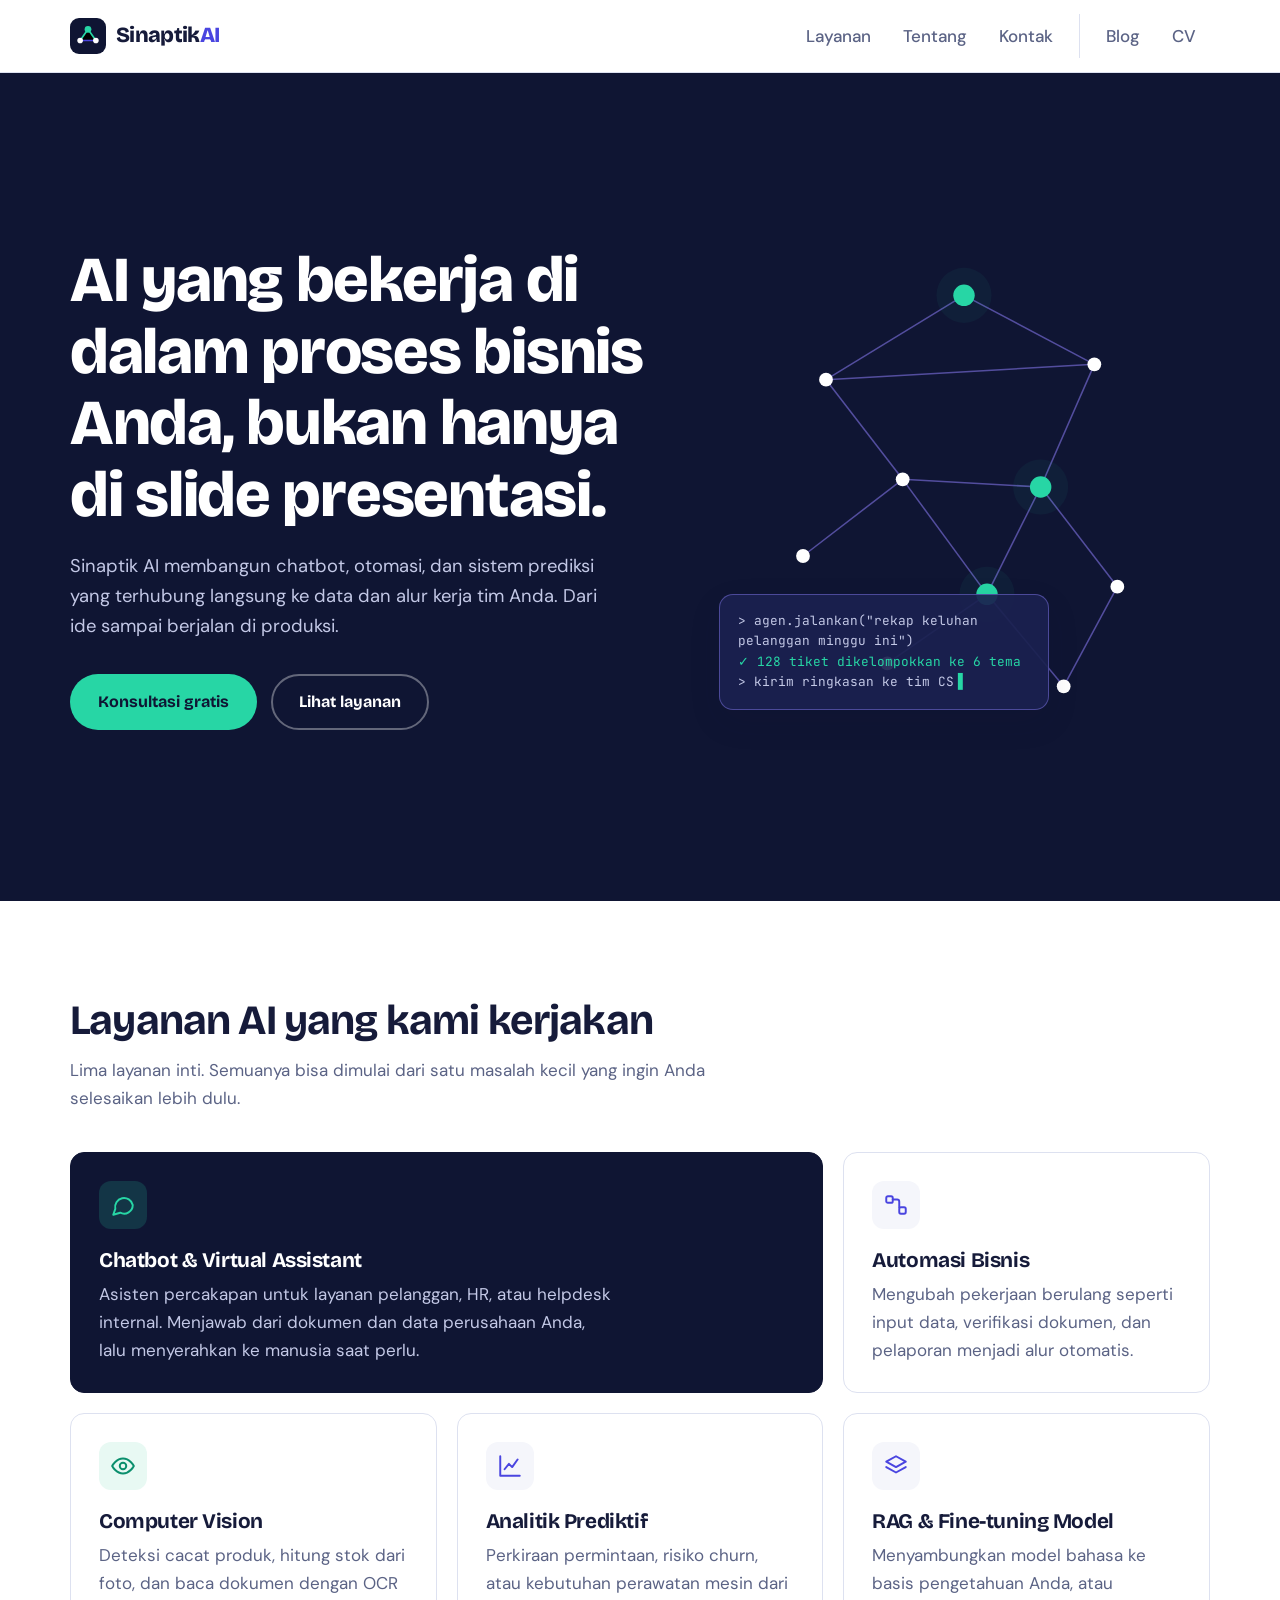
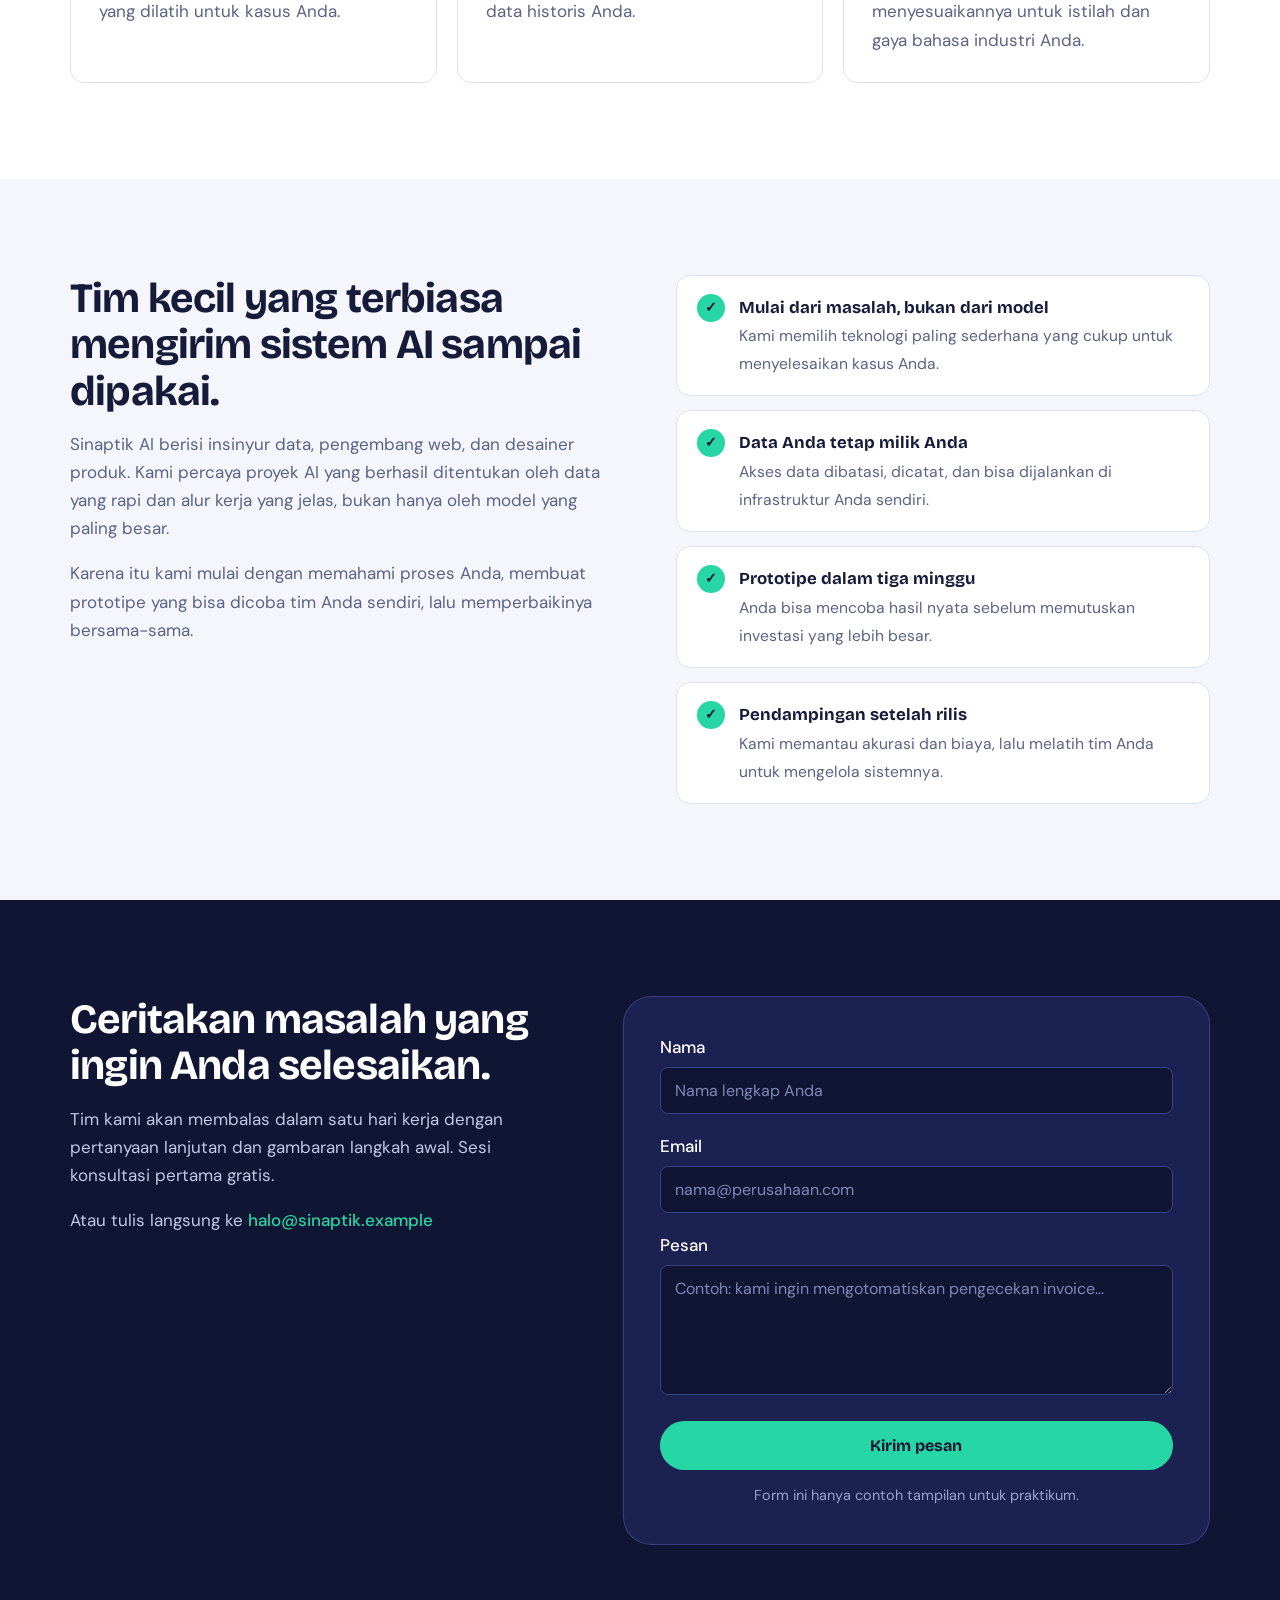
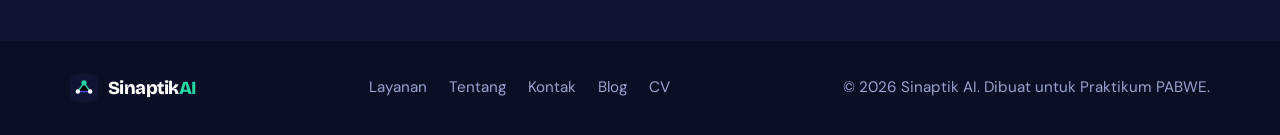
<file: index.html>
<!doctype html>
<html lang="id">
  <head>
    <meta charset="UTF-8" />
    <meta name="viewport" content="width=device-width, initial-scale=1.0" />
    <title>Sinaptik AI — Jasa Kecerdasan Buatan untuk Bisnis</title>
    <meta
      name="description"
      content="Sinaptik AI membangun chatbot, otomasi proses, computer vision, dan analitik prediktif untuk bisnis di Indonesia."
    />
    <link rel="icon" href="assets/img/logo.svg" type="image/svg+xml" />

    <!-- Google Fonts: Bricolage Grotesque (judul), DM Sans (teks), JetBrains Mono (kode) -->
    <link rel="preconnect" href="https://fonts.googleapis.com" />
    <link rel="preconnect" href="https://fonts.gstatic.com" crossorigin />
    <link
      href="https://fonts.googleapis.com/css2?family=Bricolage+Grotesque:opsz,wght@12..96,600;12..96,700;12..96,800&family=DM+Sans:wght@400;500;700&family=JetBrains+Mono:wght@400;500&display=swap"
      rel="stylesheet"
    />

    <!-- External CSS (wajib untuk halaman ini, tanpa Bootstrap/Tailwind) -->
    <link rel="stylesheet" href="assets/css/style.css" />
  </head>

  <body>
    <!-- =====================================================
         HEADER + NAVBAR
         Menu ke section di halaman ini (#layanan, #tentang, #kontak)
         dan ke halaman lain proyek (Blog, CV).
         Tombol hamburger memakai checkbox (tanpa JavaScript).
    ====================================================== -->
    <header class="site-header">
      <nav class="navbar container" aria-label="Navigasi utama">
        <a href="index.html" class="logo">
          <img src="assets/img/logo.svg" alt="" />
          <span class="logo-text">Sinaptik<span>AI</span></span>
        </a>

        <input type="checkbox" id="menu-toggle" class="menu-toggle" aria-label="Buka menu" />
        <label for="menu-toggle" class="menu-button" aria-hidden="true"><span></span></label>

        <ul class="nav-menu">
          <li><a href="#layanan">Layanan</a></li>
          <li><a href="#tentang">Tentang</a></li>
          <li><a href="#kontak">Kontak</a></li>
          <li><a href="blog.html">Blog</a></li>
          <li><a href="cv.html">CV</a></li>
        </ul>
      </nav>
    </header>

    <main>
      <!-- =====================================================
           HERO
           Judul utama, value proposition, dan tombol CTA.
      ====================================================== -->
      <section class="hero" id="beranda">
        <div class="hero-inner container">
          <div class="hero-text">
            <h1>AI yang bekerja di dalam proses bisnis Anda, bukan hanya di slide presentasi.</h1>
            <p class="hero-lead">
              Sinaptik AI membangun chatbot, otomasi, dan sistem prediksi yang terhubung langsung
              ke data dan alur kerja tim Anda. Dari ide sampai berjalan di produksi.
            </p>
            <div class="hero-actions">
              <a href="#kontak" class="btn btn-primary">Konsultasi gratis</a>
              <a href="#layanan" class="btn btn-outline">Lihat layanan</a>
            </div>
          </div>

          <div class="hero-visual">
            <img src="assets/img/hero-network.svg" alt="Ilustrasi jaringan saraf tiruan dengan titik-titik yang menyala" />
            <div class="code-card" aria-hidden="true">
              <p>&gt; agen.jalankan("rekap keluhan pelanggan minggu ini")</p>
              <p class="ok">✓ 128 tiket dikelompokkan ke 6 tema</p>
              <p class="cursor">&gt; kirim ringkasan ke tim CS</p>
            </div>
          </div>
        </div>
      </section>

      <!-- =====================================================
           LAYANAN
           Grid 5 kartu: kartu pertama (featured) melebar 2 kolom.
      ====================================================== -->
      <section class="section" id="layanan">
        <div class="container">
          <div class="section-head">
            <h2>Layanan AI yang kami kerjakan</h2>
            <p>
              Lima layanan inti. Semuanya bisa dimulai dari satu masalah kecil yang ingin Anda
              selesaikan lebih dulu.
            </p>
          </div>

          <div class="services-grid">
            <article class="service-card featured">
              <div class="service-icon">
                <svg viewBox="0 0 24 24" aria-hidden="true"><path d="M21 12a8 8 0 0 1-11.6 7.1L3 21l1.9-5.4A8 8 0 1 1 21 12z" /></svg>
              </div>
              <h3>Chatbot &amp; Virtual Assistant</h3>
              <p>
                Asisten percakapan untuk layanan pelanggan, HR, atau helpdesk internal. Menjawab
                dari dokumen dan data perusahaan Anda, lalu menyerahkan ke manusia saat perlu.
              </p>
            </article>

            <article class="service-card">
              <div class="service-icon">
                <svg viewBox="0 0 24 24" aria-hidden="true"><rect x="3" y="4" width="6" height="6" rx="1.5" /><rect x="15" y="14" width="6" height="6" rx="1.5" /><path d="M9 7h4a2 2 0 0 1 2 2v5" /></svg>
              </div>
              <h3>Automasi Bisnis</h3>
              <p>Mengubah pekerjaan berulang seperti input data, verifikasi dokumen, dan pelaporan menjadi alur otomatis.</p>
            </article>

            <article class="service-card">
              <div class="service-icon">
                <svg viewBox="0 0 24 24" aria-hidden="true"><path d="M2 12s3.6-7 10-7 10 7 10 7-3.6 7-10 7S2 12 2 12z" /><circle cx="12" cy="12" r="3" /></svg>
              </div>
              <h3>Computer Vision</h3>
              <p>Deteksi cacat produk, hitung stok dari foto, dan baca dokumen dengan OCR yang dilatih untuk kasus Anda.</p>
            </article>

            <article class="service-card">
              <div class="service-icon">
                <svg viewBox="0 0 24 24" aria-hidden="true"><path d="M3 3v18h18" /><path d="M7 15l4-5 3 3 5-7" /></svg>
              </div>
              <h3>Analitik Prediktif</h3>
              <p>Perkiraan permintaan, risiko churn, atau kebutuhan perawatan mesin dari data historis Anda.</p>
            </article>

            <article class="service-card">
              <div class="service-icon">
                <svg viewBox="0 0 24 24" aria-hidden="true"><path d="M12 3l9 5-9 5-9-5 9-5z" /><path d="M3 13l9 5 9-5" /></svg>
              </div>
              <h3>RAG &amp; Fine-tuning Model</h3>
              <p>Menyambungkan model bahasa ke basis pengetahuan Anda, atau menyesuaikannya untuk istilah dan gaya bahasa industri Anda.</p>
            </article>
          </div>
        </div>
      </section>

      <!-- =====================================================
           TENTANG / KEUNGGULAN
           Flexbox 2 kolom: cerita singkat + daftar keunggulan.
      ====================================================== -->
      <section class="section section-alt" id="tentang">
        <div class="container about">
          <div class="about-text">
            <h2>Tim kecil yang terbiasa mengirim sistem AI sampai dipakai.</h2>
            <p>
              Sinaptik AI berisi insinyur data, pengembang web, dan desainer produk. Kami percaya
              proyek AI yang berhasil ditentukan oleh data yang rapi dan alur kerja yang jelas,
              bukan hanya oleh model yang paling besar.
            </p>
            <p>
              Karena itu kami mulai dengan memahami proses Anda, membuat prototipe yang bisa dicoba
              tim Anda sendiri, lalu memperbaikinya bersama-sama.
            </p>
          </div>

          <ul class="about-list">
            <li>
              <strong>Mulai dari masalah, bukan dari model</strong>
              <span>Kami memilih teknologi paling sederhana yang cukup untuk menyelesaikan kasus Anda.</span>
            </li>
            <li>
              <strong>Data Anda tetap milik Anda</strong>
              <span>Akses data dibatasi, dicatat, dan bisa dijalankan di infrastruktur Anda sendiri.</span>
            </li>
            <li>
              <strong>Prototipe dalam tiga minggu</strong>
              <span>Anda bisa mencoba hasil nyata sebelum memutuskan investasi yang lebih besar.</span>
            </li>
            <li>
              <strong>Pendampingan setelah rilis</strong>
              <span>Kami memantau akurasi dan biaya, lalu melatih tim Anda untuk mengelola sistemnya.</span>
            </li>
          </ul>
        </div>
      </section>

      <!-- =====================================================
           KONTAK / CALL TO ACTION
           Form sederhana: nama, email, pesan + tombol kirim.
      ====================================================== -->
      <section class="section" id="kontak">
        <div class="container contact">
          <div class="contact-info">
            <h2>Ceritakan masalah yang ingin Anda selesaikan.</h2>
            <p>
              Tim kami akan membalas dalam satu hari kerja dengan pertanyaan lanjutan dan gambaran
              langkah awal. Sesi konsultasi pertama gratis.
            </p>
            <p>
              Atau tulis langsung ke
              <a href="mailto:halo@sinaptik.example">halo@sinaptik.example</a>
            </p>
          </div>

          <form class="contact-form" action="#kontak" method="post">
            <div class="form-group">
              <label for="nama">Nama</label>
              <input type="text" id="nama" name="nama" placeholder="Nama lengkap Anda" required />
            </div>
            <div class="form-group">
              <label for="email">Email</label>
              <input type="email" id="email" name="email" placeholder="nama@perusahaan.com" required />
            </div>
            <div class="form-group">
              <label for="pesan">Pesan</label>
              <textarea id="pesan" name="pesan" placeholder="Contoh: kami ingin mengotomatiskan pengecekan invoice..." required></textarea>
            </div>
            <button type="submit" class="btn btn-primary">Kirim pesan</button>
            <p class="form-note">Form ini hanya contoh tampilan untuk praktikum.</p>
          </form>
        </div>
      </section>
    </main>

    <!-- =====================================================
         FOOTER
         Nama perusahaan, tahun, dan link cepat.
    ====================================================== -->
    <footer class="site-footer">
      <div class="footer-inner container">
        <a href="index.html" class="logo">
          <img src="assets/img/logo.svg" alt="" />
          <span class="logo-text">Sinaptik<span>AI</span></span>
        </a>

        <nav class="footer-links" aria-label="Tautan cepat">
          <a href="#layanan">Layanan</a>
          <a href="#tentang">Tentang</a>
          <a href="#kontak">Kontak</a>
          <a href="blog.html">Blog</a>
          <a href="cv.html">CV</a>
        </nav>

        <p>&copy; 2026 Sinaptik AI. Dibuat untuk Praktikum PABWE.</p>
      </div>
    </footer>
  </body>
</html>
</file>
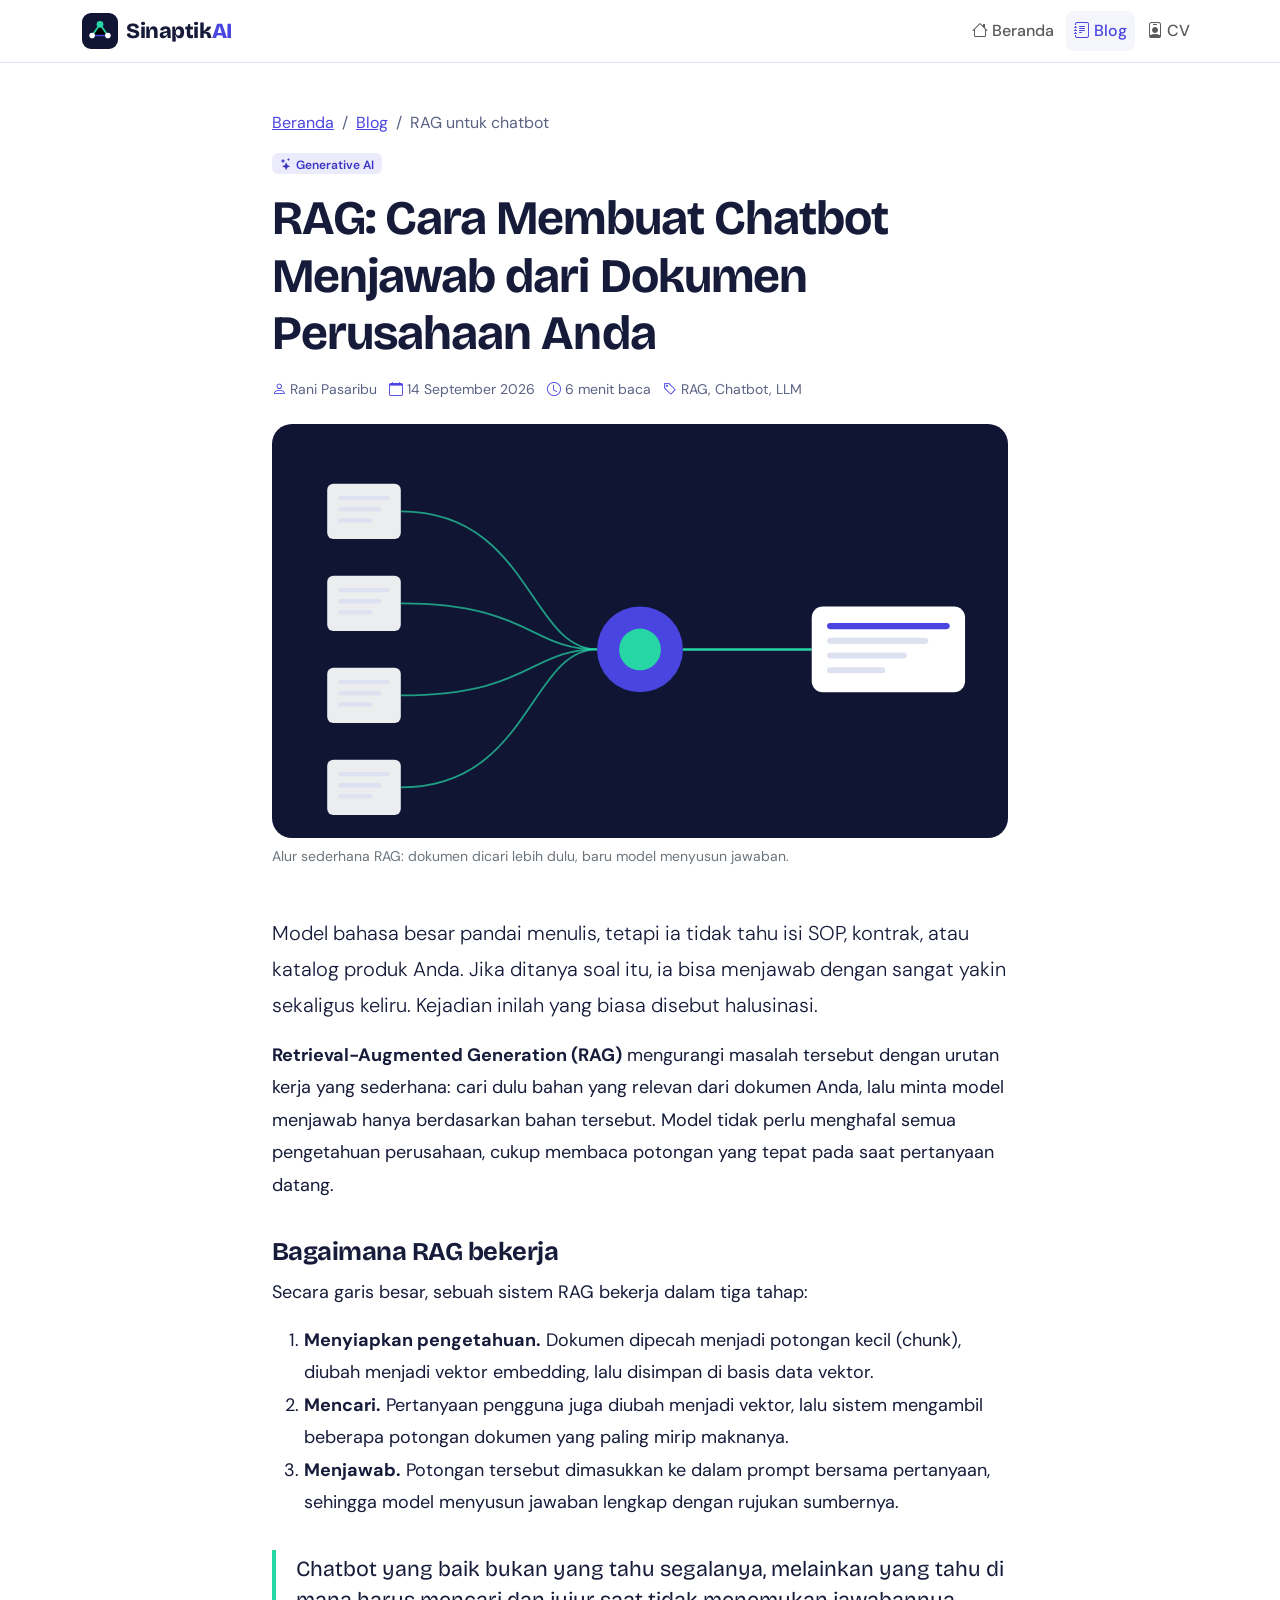
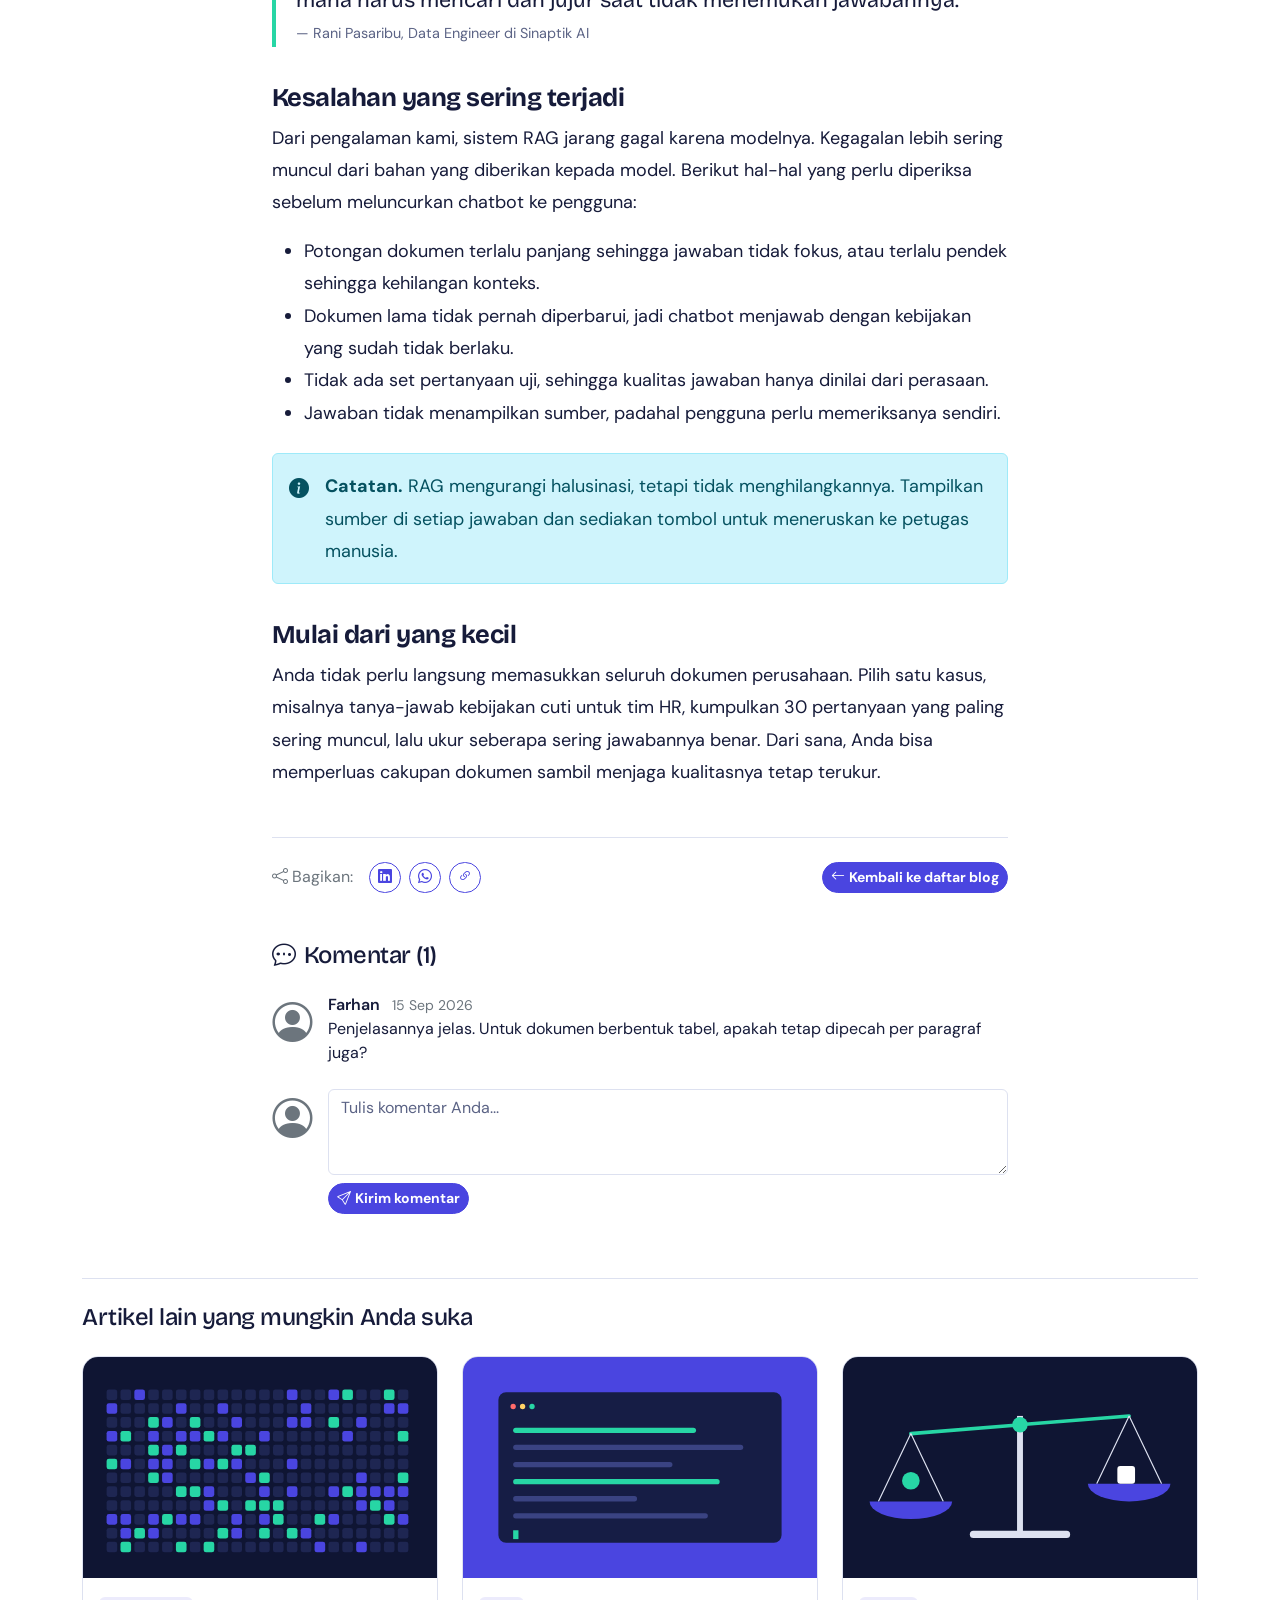
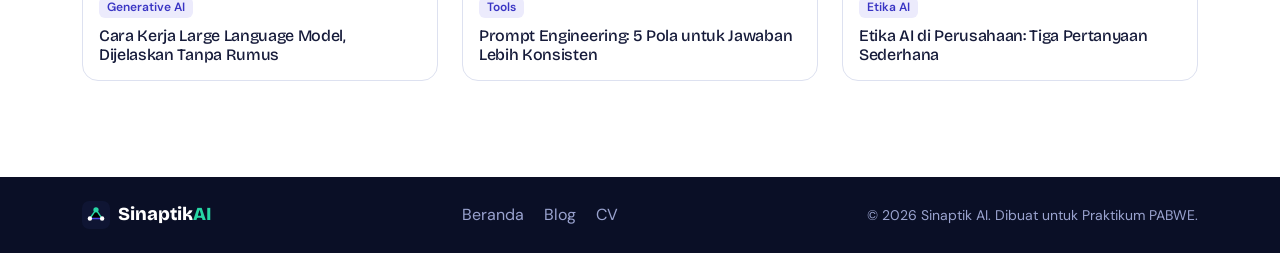
<file: blog-detail.html>
<!doctype html>
<html lang="id">
  <head>
    <meta charset="UTF-8" />
    <!-- Viewport wajib untuk Bootstrap 5 -->
    <meta name="viewport" content="width=device-width, initial-scale=1.0" />
    <title>RAG: Chatbot yang Menjawab dari Dokumen Perusahaan — Sinaptik AI</title>
    <meta name="description" content="Cara kerja RAG (Retrieval-Augmented Generation) dan langkah membuat chatbot yang menjawab dari dokumen perusahaan." />
    <link rel="icon" href="assets/img/logo.svg" type="image/svg+xml" />

    <!-- Google Fonts (sama dengan landing page agar brand konsisten) -->
    <link rel="preconnect" href="https://fonts.googleapis.com" />
    <link rel="preconnect" href="https://fonts.gstatic.com" crossorigin />
    <link
      href="https://fonts.googleapis.com/css2?family=Bricolage+Grotesque:opsz,wght@12..96,600;12..96,700;12..96,800&family=DM+Sans:wght@400;500;700&display=swap"
      rel="stylesheet"
    />

    <!-- Bootstrap 5.3.8 (CDN jsDelivr) -->
    <link
      href="https://cdn.jsdelivr.net/npm/bootstrap@5.3.8/dist/css/bootstrap.min.css"
      rel="stylesheet"
      integrity="sha384-sRIl4kxILFvY47J16cr9ZwB07vP4J8+LH7qKQnuqkuIAvNWLzeN8tE5YBujZqJLB"
      crossorigin="anonymous"
    />

    <!-- Bootstrap Icons (bi bi-nama-ikon) -->
    <link
      rel="stylesheet"
      href="https://cdn.jsdelivr.net/npm/bootstrap-icons@1.13.1/font/bootstrap-icons.min.css"
    />

    <!-- Penyesuaian kecil (warna & font brand). Dimuat setelah Bootstrap. -->
    <link rel="stylesheet" href="assets/css/blog.css" />
  </head>

  <body>
    <!-- =====================================================
         NAVBAR (Bootstrap): Beranda, Blog, CV
         Brand & warna disamakan dengan landing page.
    ====================================================== -->
    <nav class="navbar navbar-expand-lg sticky-top site-navbar" aria-label="Navigasi utama">
      <div class="container">
        <a class="navbar-brand d-flex align-items-center gap-2" href="index.html">
          <img src="assets/img/logo.svg" alt="" width="36" height="36" />
          <span class="text-body">Sinaptik<span>AI</span></span>
        </a>
        <button
          class="navbar-toggler"
          type="button"
          data-bs-toggle="collapse"
          data-bs-target="#navMenu"
          aria-controls="navMenu"
          aria-expanded="false"
          aria-label="Buka menu"
        >
          <span class="navbar-toggler-icon"></span>
        </button>

        <div class="collapse navbar-collapse" id="navMenu">
          <ul class="navbar-nav ms-auto gap-lg-1">
            <li class="nav-item">
              <a class="nav-link" href="index.html"><i class="bi bi-house me-1"></i>Beranda</a>
            </li>
            <li class="nav-item">
              <a class="nav-link active" href="blog.html"><i class="bi bi-journal-text me-1"></i>Blog</a>
            </li>
            <li class="nav-item">
              <a class="nav-link" href="cv.html"><i class="bi bi-person-badge me-1"></i>CV</a>
            </li>
          </ul>
        </div>
      </div>
    </nav>

    <main class="container py-4 py-md-5">
      <div class="row justify-content-center">
        <div class="col-lg-9 col-xl-8">

          <!-- Breadcrumb: memudahkan kembali ke daftar blog -->
          <nav aria-label="breadcrumb">
            <ol class="breadcrumb">
              <li class="breadcrumb-item"><a href="index.html">Beranda</a></li>
              <li class="breadcrumb-item"><a href="blog.html">Blog</a></li>
              <li class="breadcrumb-item active" aria-current="page">RAG untuk chatbot</li>
            </ol>
          </nav>

          <!-- =====================================================
               ARTIKEL
               Semantic HTML: <article>, <header>, <figure>, <footer>
          ====================================================== -->
          <article>
            <header class="mb-4">
              <span class="badge badge-cat mb-3"><i class="bi bi-stars me-1"></i>Generative AI</span>
              <h1 class="display-5 fw-bold mb-3">RAG: Cara Membuat Chatbot Menjawab dari Dokumen Perusahaan Anda</h1>

              <ul class="list-inline post-meta mb-0">
                <li class="list-inline-item"><i class="bi bi-person me-1"></i>Rani Pasaribu</li>
                <li class="list-inline-item"><i class="bi bi-calendar me-1"></i>14 September 2026</li>
                <li class="list-inline-item"><i class="bi bi-clock me-1"></i>6 menit baca</li>
                <li class="list-inline-item"><i class="bi bi-tag me-1"></i>RAG, Chatbot, LLM</li>
              </ul>
            </header>

            <figure class="mb-5">
              <img
                src="assets/img/blog-rag.svg"
                class="article-cover"
                alt="Ilustrasi alur RAG: beberapa dokumen terhubung ke model lalu menghasilkan satu jawaban"
              />
              <figcaption class="small text-secondary mt-2">
                Alur sederhana RAG: dokumen dicari lebih dulu, baru model menyusun jawaban.
              </figcaption>
            </figure>

            <div class="article-body">
              <p class="lead">
                Model bahasa besar pandai menulis, tetapi ia tidak tahu isi SOP, kontrak, atau
                katalog produk Anda. Jika ditanya soal itu, ia bisa menjawab dengan sangat yakin
                sekaligus keliru. Kejadian inilah yang biasa disebut halusinasi.
              </p>

              <p>
                <strong>Retrieval-Augmented Generation (RAG)</strong> mengurangi masalah tersebut
                dengan urutan kerja yang sederhana: cari dulu bahan yang relevan dari dokumen Anda,
                lalu minta model menjawab hanya berdasarkan bahan tersebut. Model tidak perlu
                menghafal semua pengetahuan perusahaan, cukup membaca potongan yang tepat pada
                saat pertanyaan datang.
              </p>

              <h2>Bagaimana RAG bekerja</h2>
              <p>Secara garis besar, sebuah sistem RAG bekerja dalam tiga tahap:</p>
              <ol>
                <li>
                  <strong>Menyiapkan pengetahuan.</strong> Dokumen dipecah menjadi potongan kecil
                  (chunk), diubah menjadi vektor embedding, lalu disimpan di basis data vektor.
                </li>
                <li>
                  <strong>Mencari.</strong> Pertanyaan pengguna juga diubah menjadi vektor, lalu
                  sistem mengambil beberapa potongan dokumen yang paling mirip maknanya.
                </li>
                <li>
                  <strong>Menjawab.</strong> Potongan tersebut dimasukkan ke dalam prompt bersama
                  pertanyaan, sehingga model menyusun jawaban lengkap dengan rujukan sumbernya.
                </li>
              </ol>

              <blockquote class="blockquote">
                <p class="mb-0">
                  Chatbot yang baik bukan yang tahu segalanya, melainkan yang tahu di mana harus
                  mencari dan jujur saat tidak menemukan jawabannya.
                </p>
                <footer class="blockquote-footer">Rani Pasaribu, Data Engineer di Sinaptik AI</footer>
              </blockquote>

              <h2>Kesalahan yang sering terjadi</h2>
              <p>
                Dari pengalaman kami, sistem RAG jarang gagal karena modelnya. Kegagalan lebih
                sering muncul dari bahan yang diberikan kepada model. Berikut hal-hal yang perlu
                diperiksa sebelum meluncurkan chatbot ke pengguna:
              </p>
              <ul>
                <li>Potongan dokumen terlalu panjang sehingga jawaban tidak fokus, atau terlalu pendek sehingga kehilangan konteks.</li>
                <li>Dokumen lama tidak pernah diperbarui, jadi chatbot menjawab dengan kebijakan yang sudah tidak berlaku.</li>
                <li>Tidak ada set pertanyaan uji, sehingga kualitas jawaban hanya dinilai dari perasaan.</li>
                <li>Jawaban tidak menampilkan sumber, padahal pengguna perlu memeriksanya sendiri.</li>
              </ul>

              <div class="alert alert-info d-flex gap-3 my-4" role="alert">
                <i class="bi bi-info-circle-fill fs-5"></i>
                <div>
                  <strong>Catatan.</strong> RAG mengurangi halusinasi, tetapi tidak menghilangkannya.
                  Tampilkan sumber di setiap jawaban dan sediakan tombol untuk meneruskan ke petugas
                  manusia.
                </div>
              </div>

              <h2>Mulai dari yang kecil</h2>
              <p>
                Anda tidak perlu langsung memasukkan seluruh dokumen perusahaan. Pilih satu kasus,
                misalnya tanya-jawab kebijakan cuti untuk tim HR, kumpulkan 30 pertanyaan yang
                paling sering muncul, lalu ukur seberapa sering jawabannya benar. Dari sana, Anda
                bisa memperluas cakupan dokumen sambil menjaga kualitasnya tetap terukur.
              </p>
            </div>

            <footer class="d-flex flex-wrap align-items-center gap-2 border-top pt-4 mt-5">
              <span class="me-2 text-secondary"><i class="bi bi-share me-1"></i>Bagikan:</span>
              <a href="#" class="btn btn-outline-brand btn-sm" aria-label="Bagikan ke LinkedIn"><i class="bi bi-linkedin"></i></a>
              <a href="#" class="btn btn-outline-brand btn-sm" aria-label="Bagikan ke WhatsApp"><i class="bi bi-whatsapp"></i></a>
              <a href="#" class="btn btn-outline-brand btn-sm" aria-label="Salin tautan"><i class="bi bi-link-45deg"></i></a>
              <a href="blog.html" class="btn btn-brand btn-sm ms-md-auto"><i class="bi bi-arrow-left me-1"></i>Kembali ke daftar blog</a>
            </footer>
          </article>

          <!-- =====================================================
               KOMENTAR
               Komponen form Bootstrap: avatar/ikon + textarea + tombol kirim.
          ====================================================== -->
          <section class="mt-5" aria-labelledby="judul-komentar">
            <h2 class="h4 mb-4" id="judul-komentar"><i class="bi bi-chat-dots me-2"></i>Komentar (1)</h2>

            <div class="d-flex gap-3 mb-4">
              <i class="bi bi-person-circle fs-1 text-secondary"></i>
              <div>
                <div class="fw-semibold">Farhan <small class="text-secondary fw-normal ms-2">15 Sep 2026</small></div>
                <p class="mb-0">
                  Penjelasannya jelas. Untuk dokumen berbentuk tabel, apakah tetap dipecah per
                  paragraf juga?
                </p>
              </div>
            </div>

            <form id="form-komentar" class="d-flex gap-3">
              <i class="bi bi-person-circle fs-1 text-secondary"></i>
              <div class="flex-grow-1">
                <label for="komentar" class="form-label visually-hidden">Komentar Anda</label>
                <textarea class="form-control mb-2" id="komentar" rows="3" placeholder="Tulis komentar Anda..." required></textarea>
                <button type="submit" class="btn btn-brand btn-sm"><i class="bi bi-send me-1"></i>Kirim komentar</button>
                <div id="pesan-komentar" class="mt-3" role="status"></div>
              </div>
            </form>
          </section>
        </div>
      </div>

      <!-- =====================================================
           ARTIKEL TERKAIT (opsional)
      ====================================================== -->
      <section class="mt-5 pt-4 border-top" aria-labelledby="judul-terkait">
        <h2 class="h4 mb-4" id="judul-terkait">Artikel lain yang mungkin Anda suka</h2>
        <div class="row row-cols-1 row-cols-md-3 g-4">

          <div class="col">
            <article class="card post-card h-100">
              <img src="assets/img/blog-llm.svg" class="card-img-top" alt="Ilustrasi token LLM" loading="lazy" />
              <div class="card-body">
                <span class="badge badge-cat mb-2">Generative AI</span>
                <h3 class="h6 card-title mb-0"><a href="blog.html" class="stretched-link">Cara Kerja Large Language Model, Dijelaskan Tanpa Rumus</a></h3>
              </div>
            </article>
          </div>

          <div class="col">
            <article class="card post-card h-100">
              <img src="assets/img/blog-prompt.svg" class="card-img-top" alt="Ilustrasi prompt" loading="lazy" />
              <div class="card-body">
                <span class="badge badge-cat mb-2">Tools</span>
                <h3 class="h6 card-title mb-0"><a href="blog.html" class="stretched-link">Prompt Engineering: 5 Pola untuk Jawaban Lebih Konsisten</a></h3>
              </div>
            </article>
          </div>

          <div class="col">
            <article class="card post-card h-100">
              <img src="assets/img/blog-etika.svg" class="card-img-top" alt="Ilustrasi etika AI" loading="lazy" />
              <div class="card-body">
                <span class="badge badge-cat mb-2">Etika AI</span>
                <h3 class="h6 card-title mb-0"><a href="blog.html" class="stretched-link">Etika AI di Perusahaan: Tiga Pertanyaan Sederhana</a></h3>
              </div>
            </article>
          </div>
        </div>
      </section>
    </main>

    <!-- =====================================================
         FOOTER
    ====================================================== -->
    <footer class="site-footer py-4 mt-5">
      <div class="container d-flex flex-column flex-md-row justify-content-between align-items-md-center gap-3">
        <a href="index.html" class="brand d-inline-flex align-items-center gap-2 text-decoration-none">
          <img src="assets/img/logo.svg" alt="" width="28" height="28" />
          <span class="text-white">Sinaptik<span>AI</span></span>
        </a>
        <ul class="list-inline mb-0">
          <li class="list-inline-item me-3"><a href="index.html">Beranda</a></li>
          <li class="list-inline-item me-3"><a href="blog.html">Blog</a></li>
          <li class="list-inline-item"><a href="cv.html">CV</a></li>
        </ul>
        <small>&copy; 2026 Sinaptik AI. Dibuat untuk Praktikum PABWE.</small>
      </div>
    </footer>

    <!-- Bootstrap JS bundle (untuk navbar collapse di layar kecil) -->
    <script
      src="https://cdn.jsdelivr.net/npm/bootstrap@5.3.8/dist/js/bootstrap.bundle.min.js"
      integrity="sha384-FKyoEForCGlyvwx9Hj09JcYn3nv7wiPVlz7YYwJrWVcXK/BmnVDxM+D2scQbITxI"
      crossorigin="anonymous"
    ></script>

    <!-- Simulasi kirim komentar (belum ada backend): tampilkan alert sukses Bootstrap -->
    <script>
      document.getElementById("form-komentar").addEventListener("submit", (e) => {
        e.preventDefault();
        document.getElementById("pesan-komentar").innerHTML =
          '<div class="alert alert-success mb-0" role="alert">Terima kasih! Komentar Anda tampil setelah dimoderasi.</div>';
        e.target.reset();
      });
    </script>
  </body>
</html>
</file>
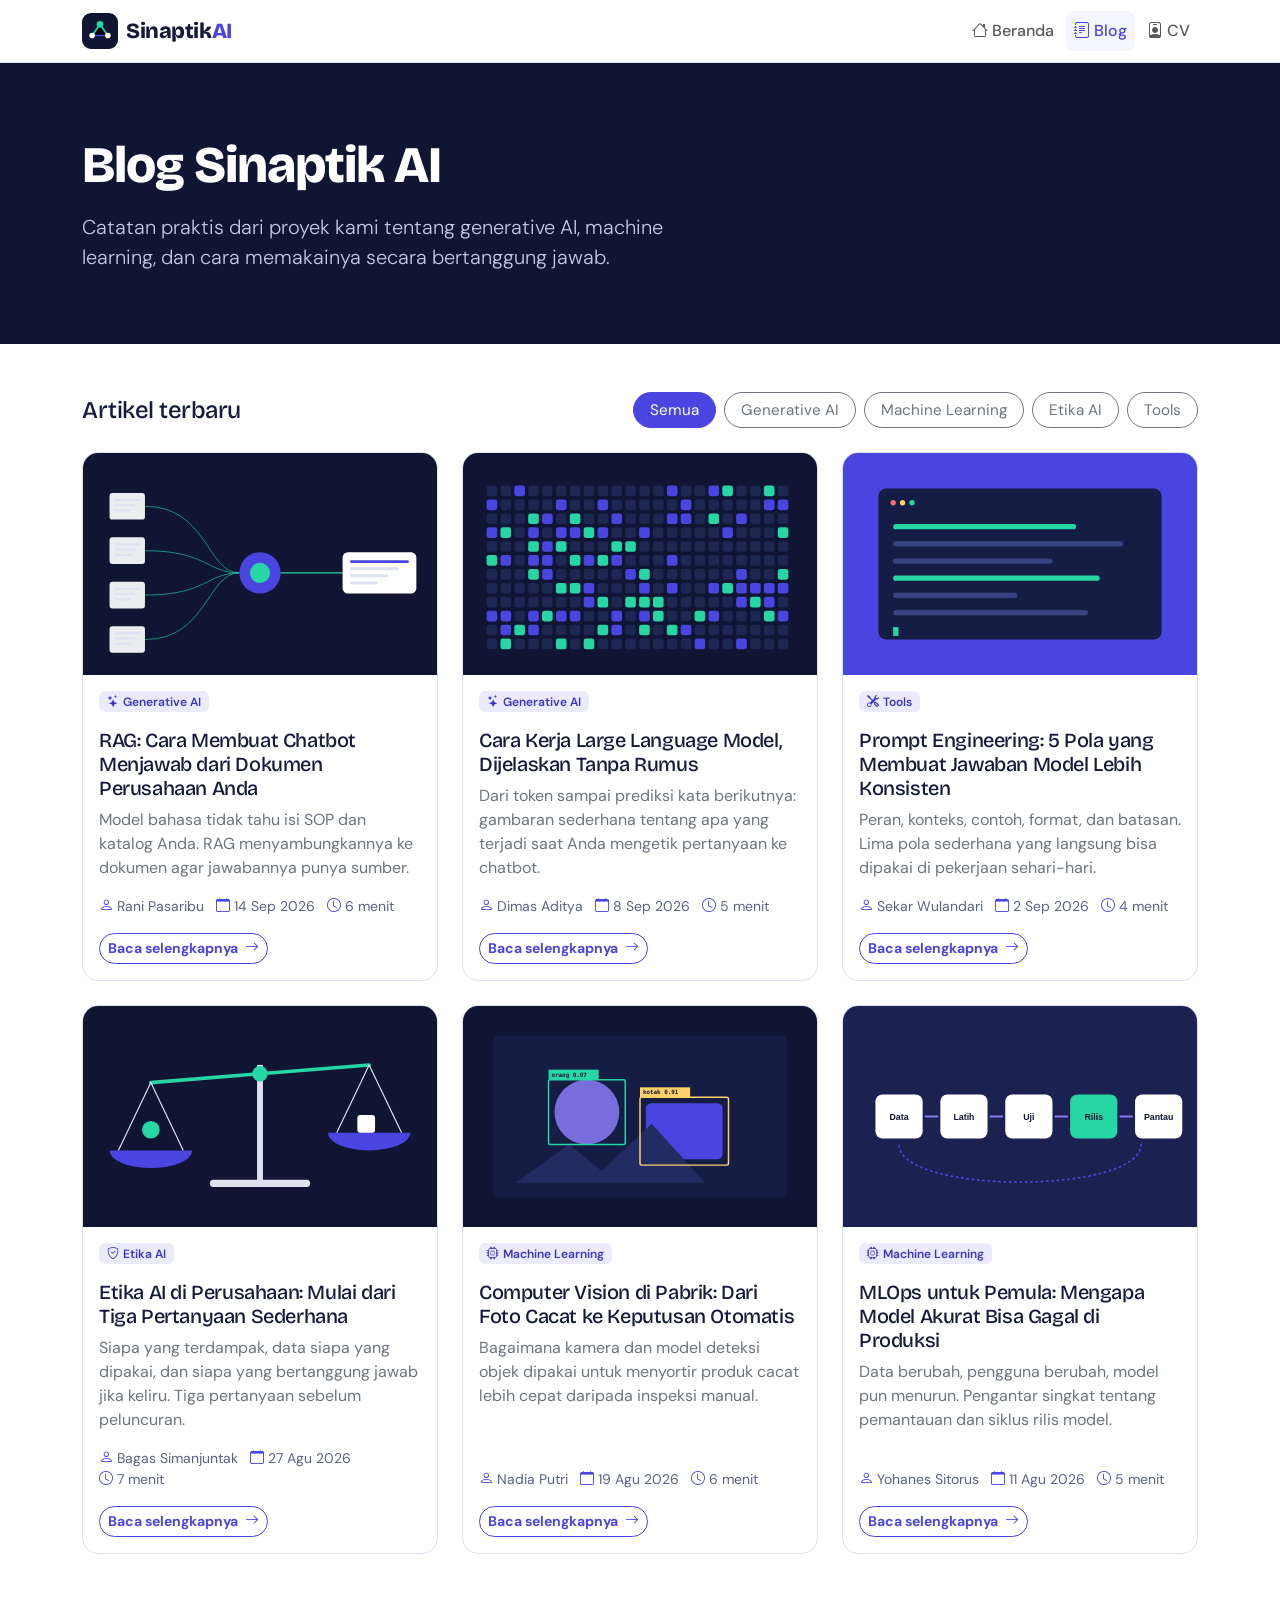
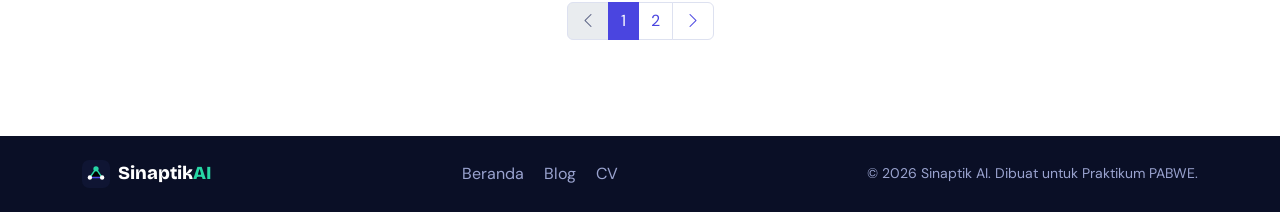
<file: blog.html>
<!doctype html>
<html lang="id">
  <head>
    <meta charset="UTF-8" />
    <!-- Viewport wajib untuk Bootstrap 5 -->
    <meta name="viewport" content="width=device-width, initial-scale=1.0" />
    <title>Blog AI — Sinaptik AI</title>
    <meta name="description" content="Artikel seputar generative AI, machine learning, etika AI, dan tools dari tim Sinaptik AI." />
    <link rel="icon" href="assets/img/logo.svg" type="image/svg+xml" />

    <!-- Google Fonts (sama dengan landing page agar brand konsisten) -->
    <link rel="preconnect" href="https://fonts.googleapis.com" />
    <link rel="preconnect" href="https://fonts.gstatic.com" crossorigin />
    <link
      href="https://fonts.googleapis.com/css2?family=Bricolage+Grotesque:opsz,wght@12..96,600;12..96,700;12..96,800&family=DM+Sans:wght@400;500;700&display=swap"
      rel="stylesheet"
    />

    <!-- Bootstrap 5.3.8 (CDN jsDelivr) -->
    <link
      href="https://cdn.jsdelivr.net/npm/bootstrap@5.3.8/dist/css/bootstrap.min.css"
      rel="stylesheet"
      integrity="sha384-sRIl4kxILFvY47J16cr9ZwB07vP4J8+LH7qKQnuqkuIAvNWLzeN8tE5YBujZqJLB"
      crossorigin="anonymous"
    />

    <!-- Bootstrap Icons (bi bi-nama-ikon) -->
    <link
      rel="stylesheet"
      href="https://cdn.jsdelivr.net/npm/bootstrap-icons@1.13.1/font/bootstrap-icons.min.css"
    />

    <!-- Penyesuaian kecil (warna & font brand). Dimuat setelah Bootstrap. -->
    <link rel="stylesheet" href="assets/css/blog.css" />
  </head>

  <body>
    <!-- =====================================================
         NAVBAR (Bootstrap): Beranda, Blog, CV
         Brand & warna disamakan dengan landing page.
    ====================================================== -->
    <nav class="navbar navbar-expand-lg sticky-top site-navbar" aria-label="Navigasi utama">
      <div class="container">
        <a class="navbar-brand d-flex align-items-center gap-2" href="index.html">
          <img src="assets/img/logo.svg" alt="" width="36" height="36" />
          <span class="text-body">Sinaptik<span>AI</span></span>
        </a>
        <button
          class="navbar-toggler"
          type="button"
          data-bs-toggle="collapse"
          data-bs-target="#navMenu"
          aria-controls="navMenu"
          aria-expanded="false"
          aria-label="Buka menu"
        >
          <span class="navbar-toggler-icon"></span>
        </button>

        <div class="collapse navbar-collapse" id="navMenu">
          <ul class="navbar-nav ms-auto gap-lg-1">
            <li class="nav-item">
              <a class="nav-link" href="index.html"><i class="bi bi-house me-1"></i>Beranda</a>
            </li>
            <li class="nav-item">
              <a class="nav-link active" href="blog.html" aria-current="page"><i class="bi bi-journal-text me-1"></i>Blog</a>
            </li>
            <li class="nav-item">
              <a class="nav-link" href="cv.html"><i class="bi bi-person-badge me-1"></i>CV</a>
            </li>
          </ul>
        </div>
      </div>
    </nav>

    <main>
      <!-- =====================================================
           PAGE HEADER
      ====================================================== -->
      <header class="page-header py-5">
        <div class="container py-md-4">
          <h1 class="mb-3">Blog Sinaptik AI</h1>
          <p class="lead mb-0">
            Catatan praktis dari proyek kami tentang generative AI, machine learning, dan cara
            memakainya secara bertanggung jawab.
          </p>
        </div>
      </header>

      <!-- =====================================================
           DAFTAR ARTIKEL
           Grid Bootstrap: 1 kolom (mobile), 2 kolom (md), 3 kolom (lg).
           Filter kategori sederhana memakai sedikit JavaScript di bawah.
      ====================================================== -->
      <section class="container py-5" aria-labelledby="judul-daftar">
        <div class="d-flex flex-column flex-md-row justify-content-between align-items-md-center gap-3 mb-4">
          <h2 class="h4 mb-0" id="judul-daftar">Artikel terbaru</h2>
          <div class="filter-bar d-flex flex-wrap gap-2" role="group" aria-label="Filter kategori">
          <button type="button" class="btn btn-outline-secondary active" data-filter="Semua" aria-pressed="true">Semua</button>
          <button type="button" class="btn btn-outline-secondary" data-filter="Generative AI" aria-pressed="false">Generative AI</button>
          <button type="button" class="btn btn-outline-secondary" data-filter="Machine Learning" aria-pressed="false">Machine Learning</button>
          <button type="button" class="btn btn-outline-secondary" data-filter="Etika AI" aria-pressed="false">Etika AI</button>
          <button type="button" class="btn btn-outline-secondary" data-filter="Tools" aria-pressed="false">Tools</button>
          </div>
        </div>

        <div class="row row-cols-1 row-cols-md-2 row-cols-lg-3 g-4" id="daftar-artikel">

          <!-- Artikel: RAG: Cara Membuat Chatbot Menjawab dari Dokumen Perusahaan Anda -->
          <div class="col" data-category="Generative AI">
            <article class="card post-card h-100">
              <a href="blog-detail.html" tabindex="-1" aria-hidden="true">
                <img src="assets/img/blog-rag.svg" class="card-img-top" alt="Ilustrasi alur RAG dari dokumen ke jawaban" loading="lazy" />
              </a>
              <div class="card-body d-flex flex-column">
                <span class="badge badge-cat align-self-start mb-3">
                  <i class="bi bi-stars me-1"></i>Generative AI
                </span>
                <h2 class="h5 card-title">
                  <a href="blog-detail.html">RAG: Cara Membuat Chatbot Menjawab dari Dokumen Perusahaan Anda</a>
                </h2>
                <p class="card-text text-secondary">Model bahasa tidak tahu isi SOP dan katalog Anda. RAG menyambungkannya ke dokumen agar jawabannya punya sumber.</p>

                <ul class="list-inline post-meta mt-auto mb-3">
                  <li class="list-inline-item"><i class="bi bi-person me-1"></i>Rani Pasaribu</li>
                  <li class="list-inline-item"><i class="bi bi-calendar me-1"></i>14 Sep 2026</li>
                  <li class="list-inline-item"><i class="bi bi-clock me-1"></i>6 menit</li>
                </ul>
                <a href="blog-detail.html" class="btn btn-outline-brand btn-sm align-self-start">
                  Baca selengkapnya <i class="bi bi-arrow-right ms-1"></i>
                </a>
              </div>
            </article>
          </div>

          <!-- Artikel: Cara Kerja Large Language Model, Dijelaskan Tanpa Rumus -->
          <div class="col" data-category="Generative AI">
            <article class="card post-card h-100">
              <a href="blog-detail.html" tabindex="-1" aria-hidden="true">
                <img src="assets/img/blog-llm.svg" class="card-img-top" alt="Ilustrasi kotak-kotak token pada LLM" loading="lazy" />
              </a>
              <div class="card-body d-flex flex-column">
                <span class="badge badge-cat align-self-start mb-3">
                  <i class="bi bi-stars me-1"></i>Generative AI
                </span>
                <h2 class="h5 card-title">
                  <a href="blog-detail.html">Cara Kerja Large Language Model, Dijelaskan Tanpa Rumus</a>
                </h2>
                <p class="card-text text-secondary">Dari token sampai prediksi kata berikutnya: gambaran sederhana tentang apa yang terjadi saat Anda mengetik pertanyaan ke chatbot.</p>

                <ul class="list-inline post-meta mt-auto mb-3">
                  <li class="list-inline-item"><i class="bi bi-person me-1"></i>Dimas Aditya</li>
                  <li class="list-inline-item"><i class="bi bi-calendar me-1"></i>8 Sep 2026</li>
                  <li class="list-inline-item"><i class="bi bi-clock me-1"></i>5 menit</li>
                </ul>
                <a href="blog-detail.html" class="btn btn-outline-brand btn-sm align-self-start">
                  Baca selengkapnya <i class="bi bi-arrow-right ms-1"></i>
                </a>
              </div>
            </article>
          </div>

          <!-- Artikel: Prompt Engineering: 5 Pola yang Membuat Jawaban Model Lebih Konsisten -->
          <div class="col" data-category="Tools">
            <article class="card post-card h-100">
              <a href="blog-detail.html" tabindex="-1" aria-hidden="true">
                <img src="assets/img/blog-prompt.svg" class="card-img-top" alt="Ilustrasi jendela editor berisi prompt" loading="lazy" />
              </a>
              <div class="card-body d-flex flex-column">
                <span class="badge badge-cat align-self-start mb-3">
                  <i class="bi bi-tools me-1"></i>Tools
                </span>
                <h2 class="h5 card-title">
                  <a href="blog-detail.html">Prompt Engineering: 5 Pola yang Membuat Jawaban Model Lebih Konsisten</a>
                </h2>
                <p class="card-text text-secondary">Peran, konteks, contoh, format, dan batasan. Lima pola sederhana yang langsung bisa dipakai di pekerjaan sehari-hari.</p>

                <ul class="list-inline post-meta mt-auto mb-3">
                  <li class="list-inline-item"><i class="bi bi-person me-1"></i>Sekar Wulandari</li>
                  <li class="list-inline-item"><i class="bi bi-calendar me-1"></i>2 Sep 2026</li>
                  <li class="list-inline-item"><i class="bi bi-clock me-1"></i>4 menit</li>
                </ul>
                <a href="blog-detail.html" class="btn btn-outline-brand btn-sm align-self-start">
                  Baca selengkapnya <i class="bi bi-arrow-right ms-1"></i>
                </a>
              </div>
            </article>
          </div>

          <!-- Artikel: Etika AI di Perusahaan: Mulai dari Tiga Pertanyaan Sederhana -->
          <div class="col" data-category="Etika AI">
            <article class="card post-card h-100">
              <a href="blog-detail.html" tabindex="-1" aria-hidden="true">
                <img src="assets/img/blog-etika.svg" class="card-img-top" alt="Ilustrasi timbangan untuk etika AI" loading="lazy" />
              </a>
              <div class="card-body d-flex flex-column">
                <span class="badge badge-cat align-self-start mb-3">
                  <i class="bi bi-shield-check me-1"></i>Etika AI
                </span>
                <h2 class="h5 card-title">
                  <a href="blog-detail.html">Etika AI di Perusahaan: Mulai dari Tiga Pertanyaan Sederhana</a>
                </h2>
                <p class="card-text text-secondary">Siapa yang terdampak, data siapa yang dipakai, dan siapa yang bertanggung jawab jika keliru. Tiga pertanyaan sebelum peluncuran.</p>

                <ul class="list-inline post-meta mt-auto mb-3">
                  <li class="list-inline-item"><i class="bi bi-person me-1"></i>Bagas Simanjuntak</li>
                  <li class="list-inline-item"><i class="bi bi-calendar me-1"></i>27 Agu 2026</li>
                  <li class="list-inline-item"><i class="bi bi-clock me-1"></i>7 menit</li>
                </ul>
                <a href="blog-detail.html" class="btn btn-outline-brand btn-sm align-self-start">
                  Baca selengkapnya <i class="bi bi-arrow-right ms-1"></i>
                </a>
              </div>
            </article>
          </div>

          <!-- Artikel: Computer Vision di Pabrik: Dari Foto Cacat ke Keputusan Otomatis -->
          <div class="col" data-category="Machine Learning">
            <article class="card post-card h-100">
              <a href="blog-detail.html" tabindex="-1" aria-hidden="true">
                <img src="assets/img/blog-vision.svg" class="card-img-top" alt="Ilustrasi deteksi objek dengan kotak pembatas" loading="lazy" />
              </a>
              <div class="card-body d-flex flex-column">
                <span class="badge badge-cat align-self-start mb-3">
                  <i class="bi bi-cpu me-1"></i>Machine Learning
                </span>
                <h2 class="h5 card-title">
                  <a href="blog-detail.html">Computer Vision di Pabrik: Dari Foto Cacat ke Keputusan Otomatis</a>
                </h2>
                <p class="card-text text-secondary">Bagaimana kamera dan model deteksi objek dipakai untuk menyortir produk cacat lebih cepat daripada inspeksi manual.</p>

                <ul class="list-inline post-meta mt-auto mb-3">
                  <li class="list-inline-item"><i class="bi bi-person me-1"></i>Nadia Putri</li>
                  <li class="list-inline-item"><i class="bi bi-calendar me-1"></i>19 Agu 2026</li>
                  <li class="list-inline-item"><i class="bi bi-clock me-1"></i>6 menit</li>
                </ul>
                <a href="blog-detail.html" class="btn btn-outline-brand btn-sm align-self-start">
                  Baca selengkapnya <i class="bi bi-arrow-right ms-1"></i>
                </a>
              </div>
            </article>
          </div>

          <!-- Artikel: MLOps untuk Pemula: Mengapa Model Akurat Bisa Gagal di Produksi -->
          <div class="col" data-category="Machine Learning">
            <article class="card post-card h-100">
              <a href="blog-detail.html" tabindex="-1" aria-hidden="true">
                <img src="assets/img/blog-mlops.svg" class="card-img-top" alt="Ilustrasi alur MLOps dari data sampai pemantauan" loading="lazy" />
              </a>
              <div class="card-body d-flex flex-column">
                <span class="badge badge-cat align-self-start mb-3">
                  <i class="bi bi-cpu me-1"></i>Machine Learning
                </span>
                <h2 class="h5 card-title">
                  <a href="blog-detail.html">MLOps untuk Pemula: Mengapa Model Akurat Bisa Gagal di Produksi</a>
                </h2>
                <p class="card-text text-secondary">Data berubah, pengguna berubah, model pun menurun. Pengantar singkat tentang pemantauan dan siklus rilis model.</p>

                <ul class="list-inline post-meta mt-auto mb-3">
                  <li class="list-inline-item"><i class="bi bi-person me-1"></i>Yohanes Sitorus</li>
                  <li class="list-inline-item"><i class="bi bi-calendar me-1"></i>11 Agu 2026</li>
                  <li class="list-inline-item"><i class="bi bi-clock me-1"></i>5 menit</li>
                </ul>
                <a href="blog-detail.html" class="btn btn-outline-brand btn-sm align-self-start">
                  Baca selengkapnya <i class="bi bi-arrow-right ms-1"></i>
                </a>
              </div>
            </article>
          </div>
        </div>

        <!-- Pagination (contoh tampilan, opsional) -->
        <nav class="mt-5" aria-label="Halaman artikel">
          <ul class="pagination justify-content-center mb-0">
            <li class="page-item disabled">
              <a class="page-link" href="#" tabindex="-1" aria-label="Sebelumnya">
                <i class="bi bi-chevron-left" aria-hidden="true"></i>
                <span class="visually-hidden">Sebelumnya</span>
              </a>
            </li>
            <li class="page-item active" aria-current="page"><a class="page-link" href="#">1</a></li>
            <li class="page-item"><a class="page-link" href="#">2</a></li>
            <li class="page-item">
              <a class="page-link" href="#" aria-label="Berikutnya">
                <i class="bi bi-chevron-right" aria-hidden="true"></i>
                <span class="visually-hidden">Berikutnya</span>
              </a>
            </li>
          </ul>
        </nav>
      </section>
    </main>

    <!-- =====================================================
         FOOTER
    ====================================================== -->
    <footer class="site-footer py-4 mt-5">
      <div class="container d-flex flex-column flex-md-row justify-content-between align-items-md-center gap-3">
        <a href="index.html" class="brand d-inline-flex align-items-center gap-2 text-decoration-none">
          <img src="assets/img/logo.svg" alt="" width="28" height="28" />
          <span class="text-white">Sinaptik<span>AI</span></span>
        </a>
        <ul class="list-inline mb-0">
          <li class="list-inline-item me-3"><a href="index.html">Beranda</a></li>
          <li class="list-inline-item me-3"><a href="blog.html">Blog</a></li>
          <li class="list-inline-item"><a href="cv.html">CV</a></li>
        </ul>
        <small>&copy; 2026 Sinaptik AI. Dibuat untuk Praktikum PABWE.</small>
      </div>
    </footer>

    <!-- Bootstrap JS bundle (untuk navbar collapse di layar kecil) -->
    <script
      src="https://cdn.jsdelivr.net/npm/bootstrap@5.3.8/dist/js/bootstrap.bundle.min.js"
      integrity="sha384-FKyoEForCGlyvwx9Hj09JcYn3nv7wiPVlz7YYwJrWVcXK/BmnVDxM+D2scQbITxI"
      crossorigin="anonymous"
    ></script>

    <!-- Filter kategori: tampilkan/sembunyikan kartu berdasarkan atribut data-category -->
    <script>
      const buttons = document.querySelectorAll("[data-filter]");
      const items = document.querySelectorAll("#daftar-artikel > [data-category]");

      buttons.forEach((btn) => {
        btn.addEventListener("click", () => {
          const filter = btn.dataset.filter;

          // Tandai tombol yang aktif
          buttons.forEach((b) => {
            const aktif = b === btn;
            b.classList.toggle("active", aktif);
            b.setAttribute("aria-pressed", aktif);
          });

          // d-none = utility Bootstrap untuk display: none
          items.forEach((item) => {
            const cocok = filter === "Semua" || item.dataset.category === filter;
            item.classList.toggle("d-none", !cocok);
          });
        });
      });
    </script>
  </body>
</html>
</file>
<file: assets/css/style.css>
/* =========================================================
   SINAPTIK AI — LANDING PAGE (HTML + CSS murni)
   File: assets/css/style.css

   Materi CSS yang dipakai di file ini:
   1.  CSS Variables (:root)
   2.  Universal selector (*)
   3.  Element selector (html, body, h1, a, dst.)
   4.  Class selector (.container, .btn, .service-card, dst.)
   5.  ID selector (#kontak)
   6.  Attribute selector (input[type="email"], a[target="_blank"])
   7.  Combinator (> dan spasi)
   8.  Pseudo-class (:hover, :focus-visible, :nth-child, :checked)
   9.  Pseudo-element (::before, ::after, ::placeholder)
   10. Box model (margin, padding, border)
   11. Flexbox dan Grid
   12. Position (sticky, relative, absolute)
   13. Responsive (media query)
   14. Typography + Google Fonts
   15. Transition, transform, animation
   16. calc(), clamp(), min(), minmax()
   ========================================================= */


/* =========================================================
   1. CSS VARIABLES
   Semua warna, radius, dan font disimpan di sini supaya
   identitas visual mudah diganti dari satu tempat.
   Token yang sama dipakai juga di blog (Bootstrap) dan
   CV (Tailwind @theme) agar brand konsisten antar halaman.
   ========================================================= */

:root {
  --ink: #0f1533;          /* biru malam: hero, footer, teks utama */
  --ink-soft: #1b2150;
  --indigo: #4a45e0;       /* warna aksi utama */
  --indigo-dark: #3a35c4;
  --signal: #27d6a5;       /* hijau mint: penanda "aktif" */
  --paper: #f5f6fb;        /* latar section selang-seling */
  --white: #ffffff;
  --line: #dde1f0;         /* garis / border halus */
  --text: #161b3a;
  --text-light: #5b6385;

  --radius-small: 8px;
  --radius: 14px;
  --radius-large: 28px;

  --shadow: 0 12px 32px rgba(15, 21, 51, 0.1);
  --container-width: 1140px;
  --header-height: 72px;

  /* Google Fonts: display untuk judul, body untuk teks, mono untuk cuplikan kode */
  --font-display: "Bricolage Grotesque", "Segoe UI", sans-serif;
  --font-body: "DM Sans", "Segoe UI", sans-serif;
  --font-mono: "JetBrains Mono", Consolas, monospace;
}


/* =========================================================
   2. UNIVERSAL SELECTOR
   border-box: width sudah termasuk padding + border,
   jadi hitungan ukuran elemen lebih mudah ditebak.
   ========================================================= */

* {
  box-sizing: border-box;
}


/* =========================================================
   3. ELEMENT SELECTOR
   ========================================================= */

html {
  scroll-behavior: smooth;
  /* Agar judul section tidak tertutup header sticky saat diklik dari menu */
  scroll-padding-top: var(--header-height);
}

body {
  margin: 0;
  font-family: var(--font-body);
  font-size: 1.0625rem;
  line-height: 1.65;
  color: var(--text);
  background: var(--white);
  -webkit-font-smoothing: antialiased;
}

h1,
h2,
h3 {
  margin-top: 0;
  font-family: var(--font-display);
  line-height: 1.12;
  letter-spacing: -0.02em;
}

p {
  margin-top: 0;
}

a {
  color: inherit;
  text-decoration: none;
}

img,
svg {
  max-width: 100%;
}

ul {
  margin: 0;
  padding: 0;
  list-style: none;
}

/* Fokus keyboard harus terlihat jelas (aksesibilitas) */
:focus-visible {
  outline: 3px solid var(--signal);
  outline-offset: 3px;
}


/* 4. CONTAINER */
.container {
  width: min(100% - 32px, var(--container-width));
  margin-inline: auto;
}

/* 5. HEADER + NAVBAR */
.site-header {
  position: sticky;
  top: 0;
  z-index: 1000;
  background: rgba(255, 255, 255, 0.92);
  backdrop-filter: blur(10px);
  border-bottom: 1px solid var(--line);
}

.navbar {
  position: relative;
  min-height: var(--header-height);
  display: flex;
  align-items: center;
  justify-content: space-between;
  gap: 24px;
}

.logo {
  display: inline-flex;
  align-items: center;
  gap: 10px;
  font-family: var(--font-display);
  font-size: 1.35rem;
  font-weight: 800;
  letter-spacing: -0.03em;
}

.logo img {
  width: 36px;
  height: 36px;
}

.logo-text span {
  color: var(--indigo);
}

.site-footer .logo-text span {
  color: var(--signal);
}

.nav-menu {
  display: flex;
  align-items: center;
  gap: 4px;
}

/* Combinator ">" : hanya <a> yang langsung berada di dalam <li> */
.nav-menu > li > a {
  display: block;
  padding: 8px 14px;
  border-radius: var(--radius-small);
  font-weight: 500;
  color: var(--text-light);
  transition: background 0.2s ease, color 0.2s ease;
}

.nav-menu > li > a:hover {
  background: var(--paper);
  color: var(--indigo);
}

/* Tautan ke halaman proyek lain diberi pemisah tipis */
.nav-menu > li:nth-child(4) {
  margin-left: 8px;
  padding-left: 12px;
  border-left: 1px solid var(--line);
}

/* Tombol menu untuk layar kecil (checkbox hack, tanpa JavaScript) */
.menu-toggle {
  position: absolute;
  opacity: 0;
  pointer-events: none;
}

.menu-button {
  display: none;
  cursor: pointer;
  padding: 10px;
  border: 1px solid var(--line);
  border-radius: var(--radius-small);
}

.menu-button span,
.menu-button span::before,
.menu-button span::after {
  display: block;
  width: 20px;
  height: 2px;
  background: var(--ink);
  border-radius: 2px;
}

/* Pseudo-element ::before dan ::after membentuk garis atas & bawah ikon hamburger */
.menu-button span {
  position: relative;
}

.menu-button span::before,
.menu-button span::after {
  content: "";
  position: absolute;
  left: 0;
}

.menu-button span::before {
  top: -6px;
}

.menu-button span::after {
  top: 6px;
}

.menu-toggle:focus-visible + .menu-button {
  outline: 3px solid var(--signal);
  outline-offset: 2px;
}


/* =========================================================
   6. TOMBOL
   transition + transform: tombol naik sedikit saat di-hover.
   ========================================================= */

.btn {
  display: inline-flex;
  align-items: center;
  justify-content: center;
  padding: 13px 26px;
  border: 2px solid transparent;
  border-radius: 999px;
  font-family: var(--font-display);
  font-size: 1rem;
  font-weight: 700;
  cursor: pointer;
  transition: transform 0.2s ease, background 0.2s ease, color 0.2s ease,
    border-color 0.2s ease;
}

.btn:hover {
  transform: translateY(-2px);
}

.btn-primary {
  background: var(--signal);
  color: var(--ink);
}

.btn-primary:hover {
  background: #4ee6ba;
}

.btn-outline {
  border-color: rgba(255, 255, 255, 0.35);
  color: var(--white);
}

.btn-outline:hover {
  border-color: var(--white);
  background: rgba(255, 255, 255, 0.08);
}


/* =========================================================
   7. HERO
   Grid dua kolom: teks di kiri, ilustrasi di kanan.
   clamp(min, ideal, max) membuat ukuran judul fluid
   mengikuti lebar layar tanpa media query.
   ========================================================= */

.hero {
  background: var(--ink);
  color: var(--white);
  overflow: hidden;
}

.hero-inner {
  display: grid;
  grid-template-columns: 1.1fr 0.9fr;
  align-items: center;
  gap: 48px;
  /* calc(): tinggi hero = tinggi layar dikurangi tinggi header */
  min-height: calc(100vh - var(--header-height));
  padding-block: 64px;
}

.hero h1 {
  margin-bottom: 20px;
  font-size: clamp(2.3rem, 5vw, 4rem);
  font-weight: 800;
}

.hero-lead {
  max-width: 34rem;
  margin-bottom: 32px;
  font-size: 1.15rem;
  color: #c3c8e6;
}

.hero-actions {
  display: flex;
  flex-wrap: wrap;
  gap: 14px;
}

/* Wadah ilustrasi memakai position: relative supaya kartu kode bisa
   diposisikan absolute di atasnya */
.hero-visual {
  position: relative;
}

.hero-visual > img {
  display: block;
  width: 100%;
  max-width: 460px;
  margin-inline: auto;
}

.code-card {
  position: absolute;
  left: 0;
  bottom: 6%;
  width: min(100%, 330px);
  padding: 16px 18px;
  background: rgba(27, 33, 80, 0.92);
  border: 1px solid rgba(139, 124, 246, 0.45);
  border-radius: var(--radius);
  font-family: var(--font-mono);
  font-size: 0.8rem;
  line-height: 1.6;
  color: #c3c8e6;
  box-shadow: var(--shadow);
}

.code-card p {
  margin: 0;
}

.code-card .ok {
  color: var(--signal);
}

/* Animation: kursor berkedip di akhir baris terakhir.
   @keyframes mendefinisikan langkah animasi, lalu dipakai lewat property animation. */
.code-card .cursor::after {
  content: "▋";
  margin-left: 4px;
  color: var(--signal);
  animation: blink 1s steps(2, start) infinite;
}

@keyframes blink {
  to {
    visibility: hidden;
  }
}


/* =========================================================
   8. SECTION UMUM
   ========================================================= */

.section {
  padding-block: clamp(56px, 8vw, 96px);
}

.section-alt {
  background: var(--paper);
}

.section-head {
  max-width: 40rem;
  margin-bottom: 40px;
}

.section-head h2 {
  margin-bottom: 12px;
  font-size: clamp(1.9rem, 3.6vw, 2.6rem);
  font-weight: 700;
}

.section-head p {
  margin-bottom: 0;
  color: var(--text-light);
}


/* =========================================================
   9. LAYANAN — CSS GRID
   Kartu pertama (featured) melebar 2 kolom.
   Kolom otomatis rapi memakai repeat() dan fr.
   ========================================================= */

.services-grid {
  display: grid;
  grid-template-columns: repeat(3, 1fr);
  gap: 20px;
}

.service-card {
  padding: 28px;
  background: var(--white);
  border: 1px solid var(--line);
  border-radius: var(--radius);
  transition: border-color 0.2s ease, box-shadow 0.2s ease;
}

.service-card:hover {
  border-color: var(--indigo);
  box-shadow: var(--shadow);
}

.service-card h3 {
  margin-bottom: 8px;
  font-size: 1.3rem;
}

.service-card p {
  margin-bottom: 0;
  color: var(--text-light);
}

.service-icon {
  display: grid;
  place-items: center;
  width: 48px;
  height: 48px;
  margin-bottom: 20px;
  border-radius: 12px;
  background: var(--paper);
  color: var(--indigo);
}

.service-icon svg {
  width: 26px;
  height: 26px;
  fill: none;
  stroke: currentColor;
  stroke-width: 1.8;
  stroke-linecap: round;
  stroke-linejoin: round;
}

/* Kartu utama: melebar 2 kolom dengan latar gelap */
.service-card.featured {
  grid-column: span 2;
  background: var(--ink);
  border-color: var(--ink);
  color: var(--white);
}

.service-card.featured p {
  max-width: 32rem;
  color: #c3c8e6;
}

.service-card.featured .service-icon {
  background: rgba(39, 214, 165, 0.16);
  color: var(--signal);
}

/* :nth-child(n) → ikon kartu ke-3 diberi warna aksen berbeda */
.service-card:nth-child(3) .service-icon {
  background: #e8f9f3;
  color: #0b8f6d;
}


/* =========================================================
   10. TENTANG / KEUNGGULAN
   Flexbox dua kolom; daftar keunggulan memakai ::before
   untuk membuat tanda centang tanpa gambar.
   ========================================================= */

.about {
  display: flex;
  align-items: flex-start;
  gap: clamp(32px, 6vw, 72px);
}

.about-text {
  flex: 1 1 0;
}

.about-text h2 {
  margin-bottom: 16px;
  font-size: clamp(1.9rem, 3.6vw, 2.6rem);
}

.about-text p {
  color: var(--text-light);
}

.about-list {
  flex: 1 1 0;
  display: grid;
  gap: 14px;
}

.about-list li {
  position: relative;
  padding: 18px 20px 18px 62px;
  background: var(--white);
  border: 1px solid var(--line);
  border-radius: var(--radius);
}

.about-list li::before {
  content: "✓";
  position: absolute;
  left: 20px;
  top: 18px;
  display: grid;
  place-items: center;
  width: 28px;
  height: 28px;
  border-radius: 50%;
  background: var(--signal);
  color: var(--ink);
  font-weight: 700;
  font-size: 0.9rem;
}

.about-list strong {
  display: block;
  font-family: var(--font-display);
  font-size: 1.05rem;
}

.about-list span {
  color: var(--text-light);
  font-size: 0.98rem;
}


/* =========================================================
   11. KONTAK — memakai ID selector (#kontak)
   ID hanya boleh ada satu di halaman, cocok untuk
   target anchor sekaligus styling section unik.
   ========================================================= */

#kontak {
  background: var(--ink);
  color: var(--white);
}

.contact {
  display: grid;
  grid-template-columns: 0.9fr 1.1fr;
  gap: clamp(32px, 6vw, 72px);
  align-items: start;
}

.contact h2 {
  margin-bottom: 16px;
  font-size: clamp(1.9rem, 3.6vw, 2.6rem);
}

.contact-info p {
  color: #c3c8e6;
}

.contact-info a {
  color: var(--signal);
  font-weight: 500;
}

.contact-form {
  padding: clamp(22px, 4vw, 36px);
  background: var(--ink-soft);
  border: 1px solid rgba(139, 124, 246, 0.3);
  border-radius: var(--radius-large);
}

.form-group {
  margin-bottom: 18px;
}

.form-group label {
  display: block;
  margin-bottom: 6px;
  font-weight: 500;
}

/* Attribute selector: memilih input berdasarkan nilai atribut type */
input[type="text"],
input[type="email"],
textarea {
  width: 100%;
  padding: 12px 14px;
  border: 1.5px solid #3a4382;
  border-radius: var(--radius-small);
  background: var(--ink);
  color: var(--white);
  font-family: inherit;
  font-size: 1rem;
  transition: border-color 0.2s ease, box-shadow 0.2s ease;
}

textarea {
  min-height: 130px;
  resize: vertical;
}

/* Pseudo-element ::placeholder → gaya teks petunjuk di dalam input */
input::placeholder,
textarea::placeholder {
  color: #7f88b8;
}

/* Pseudo-class :focus → gaya saat input sedang aktif */
input:focus,
textarea:focus {
  outline: none;
  border-color: var(--signal);
  box-shadow: 0 0 0 4px rgba(39, 214, 165, 0.2);
}

.contact-form .btn {
  width: 100%;
}

.form-note {
  margin: 14px 0 0;
  font-size: 0.9rem;
  color: #9aa3cf;
  text-align: center;
}

/* Attribute selector lain: tautan yang membuka tab baru diberi tanda panah */
a[target="_blank"]::after {
  content: " ↗";
  font-size: 0.85em;
}


/* =========================================================
   12. FOOTER
   ========================================================= */

.site-footer {
  padding-block: 32px;
  background: #0a0f26;
  color: #9aa3cf;
  font-size: 0.95rem;
}

.footer-inner {
  display: flex;
  flex-wrap: wrap;
  align-items: center;
  justify-content: space-between;
  gap: 16px 32px;
}

.site-footer .logo {
  color: var(--white);
  font-size: 1.15rem;
}

.site-footer .logo img {
  width: 28px;
  height: 28px;
}

.footer-links {
  display: flex;
  flex-wrap: wrap;
  gap: 8px 22px;
}

.footer-links a {
  transition: color 0.2s ease;
}

.footer-links a:hover {
  color: var(--signal);
}

.site-footer p {
  margin: 0;
}


/* =========================================================
   13. RESPONSIVE (media query)
   Desain dibuat desktop-first, lalu disesuaikan
   untuk tablet (≤ 900px) dan ponsel (≤ 640px).
   ========================================================= */

@media (max-width: 900px) {
  .hero-inner {
    grid-template-columns: 1fr;
    min-height: auto;
    padding-block: 48px 56px;
  }

  .hero-visual {
    max-width: 420px;
  }

  /* Tablet: grid layanan jadi 2 kolom */
  .services-grid {
    grid-template-columns: repeat(2, 1fr);
  }

  .about,
  .contact {
    flex-direction: column;
    grid-template-columns: 1fr;
  }

  .about-text,
  .about-list {
    width: 100%;
  }

  /* Menu berubah menjadi dropdown yang dibuka lewat checkbox */
  .menu-button {
    display: block;
  }

  .nav-menu {
    display: none;
    position: absolute;
    top: 100%;
    left: 0;
    right: 0;
    flex-direction: column;
    align-items: stretch;
    padding: 12px;
    background: var(--white);
    border: 1px solid var(--line);
    border-radius: var(--radius);
    box-shadow: var(--shadow);
  }

  /* :checked + combinator ~ → jika checkbox tercentang, tampilkan menu */
  .menu-toggle:checked ~ .nav-menu {
    display: flex;
  }

  .nav-menu > li:nth-child(4) {
    margin: 8px 0 0;
    padding: 8px 0 0;
    border-left: 0;
    border-top: 1px solid var(--line);
  }
}

@media (max-width: 640px) {
  body {
    font-size: 1rem;
  }

  .services-grid {
    grid-template-columns: 1fr;
  }

  .service-card.featured {
    grid-column: auto;
  }

  .hero-actions .btn {
    flex: 1 1 100%;
  }

  .code-card {
    position: static;
    margin-top: 16px;
    width: 100%;
  }

  .footer-inner {
    flex-direction: column;
    align-items: flex-start;
  }
}

/* Hormati pengguna yang mematikan animasi di perangkatnya */
@media (prefers-reduced-motion: reduce) {
  html {
    scroll-behavior: auto;
  }

  .btn,
  .service-card {
    transition: none;
  }

  .code-card .cursor::after {
    animation: none;
  }
}
</file>
<file: assets/css/blog.css>
/* =========================================================
   Penyesuaian kecil untuk halaman Bootstrap (blog & detail)
   Tujuan: warna dan font mengikuti identitas Sinaptik AI
   di landing page, tanpa mengganti Bootstrap.
   File ini dimuat SETELAH bootstrap.min.css.
   ========================================================= */

:root {
  /* Override variabel Bootstrap 5.3 dengan warna brand */
  --bs-primary: #4a45e0;
  --bs-primary-rgb: 74, 69, 224;
  --bs-link-color: #4a45e0;
  --bs-link-color-rgb: 74, 69, 224;
  --bs-link-hover-color: #3a35c4;
  --bs-link-hover-color-rgb: 58, 53, 196;
  --bs-body-color: #161b3a;
  --bs-body-color-rgb: 22, 27, 58;
  --bs-secondary-color: #5b6385;
  --bs-border-color: #dde1f0;
  --bs-body-font-family: "DM Sans", "Segoe UI", sans-serif;

  --brand-ink: #0f1533;
  --brand-signal: #27d6a5;
  --brand-paper: #f5f6fb;
  --font-display: "Bricolage Grotesque", "Segoe UI", sans-serif;
}

html {
  scroll-behavior: smooth;
}

body {
  background: #fff;
  -webkit-font-smoothing: antialiased;
}

h1,
h2,
h3,
h4,
h5,
.navbar-brand {
  font-family: var(--font-display);
  letter-spacing: -0.02em;
}

/* ---------- Navbar ---------- */
.site-navbar {
  background: rgba(255, 255, 255, 0.92);
  backdrop-filter: blur(10px);
  border-bottom: 1px solid var(--bs-border-color);
}

.site-navbar .navbar-brand {
  font-weight: 800;
  font-size: 1.35rem;
}

.site-navbar .navbar-brand span {
  color: var(--bs-primary);
}

.site-navbar .nav-link {
  border-radius: 8px;
  font-weight: 500;
  padding: 0.5rem 0.9rem;
}

.site-navbar .nav-link:hover,
.site-navbar .nav-link.active {
  background: var(--brand-paper);
  color: var(--bs-primary);
}

/* ---------- Tombol brand ---------- */
.btn-brand {
  --bs-btn-color: #fff;
  --bs-btn-bg: var(--bs-primary);
  --bs-btn-border-color: var(--bs-primary);
  --bs-btn-hover-color: #fff;
  --bs-btn-hover-bg: #3a35c4;
  --bs-btn-hover-border-color: #3a35c4;
  --bs-btn-active-bg: #302cab;
  --bs-btn-active-border-color: #302cab;
  --bs-btn-focus-shadow-rgb: 74, 69, 224;
  font-weight: 700;
  border-radius: 999px;
}

.btn-outline-brand {
  --bs-btn-color: var(--bs-primary);
  --bs-btn-border-color: var(--bs-primary);
  --bs-btn-hover-bg: var(--bs-primary);
  --bs-btn-hover-border-color: var(--bs-primary);
  --bs-btn-hover-color: #fff;
  --bs-btn-active-bg: #3a35c4;
  --bs-btn-active-border-color: #3a35c4;
  font-weight: 700;
  border-radius: 999px;
}

/* ---------- Pagination ---------- */
.pagination {
  --bs-pagination-color: var(--bs-primary);
  --bs-pagination-hover-color: #3a35c4;
  --bs-pagination-active-bg: var(--bs-primary);
  --bs-pagination-active-border-color: var(--bs-primary);
  --bs-pagination-focus-color: #3a35c4;
  --bs-pagination-focus-box-shadow: 0 0 0 0.25rem rgba(74, 69, 224, 0.25);
}

/* ---------- Page header (daftar blog) ---------- */
.page-header {
  background: var(--brand-ink);
  color: #fff;
}

.page-header h1 {
  font-weight: 800;
  font-size: clamp(2rem, 4.5vw, 3.2rem);
}

.page-header p {
  max-width: 38rem;
  color: #c3c8e6;
}

/* ---------- Filter kategori ---------- */
.filter-bar .btn {
  --bs-btn-padding-y: 0.35rem;
  --bs-btn-padding-x: 1rem;
  --bs-btn-font-size: 0.95rem;
  border-radius: 999px;
}

.filter-bar .btn.active {
  background: var(--bs-primary);
  border-color: var(--bs-primary);
  color: #fff;
}

/* ---------- Kartu artikel ---------- */
.post-card {
  border-color: var(--bs-border-color);
  border-radius: 16px;
  overflow: hidden;
  transition: border-color 0.2s ease, box-shadow 0.2s ease;
}

.post-card:hover {
  border-color: var(--bs-primary);
  box-shadow: 0 12px 32px rgba(15, 21, 51, 0.1);
}

.post-card .card-title a {
  color: inherit;
  text-decoration: none;
}

.post-card .card-title a:hover {
  color: var(--bs-primary);
}

.post-meta {
  font-size: 0.875rem;
  color: var(--bs-secondary-color);
}

.post-meta i {
  color: var(--bs-primary);
}

/* Badge kategori: gaya lembut, satu warna untuk semua kategori */
.badge-cat {
  background: #ecebfc;
  color: #3a35c4;
  font-weight: 600;
}

/* ---------- Detail artikel ---------- */
.article-cover {
  width: 100%;
  border-radius: 20px;
  aspect-ratio: 16 / 9;
  object-fit: cover;
}

.article-body {
  font-size: 1.125rem;
  line-height: 1.8;
}

.article-body h2 {
  margin-top: 2.25rem;
  font-size: 1.6rem;
  font-weight: 700;
}

.article-body blockquote {
  margin: 2rem 0;
  padding: 0.25rem 0 0.25rem 1.25rem;
  border-left: 4px solid var(--brand-signal);
  font-family: var(--font-display);
  font-size: 1.35rem;
  line-height: 1.4;
}

.article-body blockquote footer {
  margin-top: 0.5rem;
  font-family: var(--bs-body-font-family);
  font-size: 0.9rem;
  color: var(--bs-secondary-color);
}

/* ---------- Footer ---------- */
.site-footer {
  background: #0a0f26;
  color: #9aa3cf;
}

.site-footer a {
  color: #9aa3cf;
  text-decoration: none;
  transition: color 0.2s ease;
}

.site-footer a:hover {
  color: var(--brand-signal);
}

.site-footer .brand {
  color: #fff;
  font-family: var(--font-display);
  font-weight: 800;
  font-size: 1.15rem;
}

.site-footer .brand span {
  color: var(--brand-signal);
}

@media (prefers-reduced-motion: reduce) {
  html {
    scroll-behavior: auto;
  }

  .post-card {
    transition: none;
  }
}
</file>
